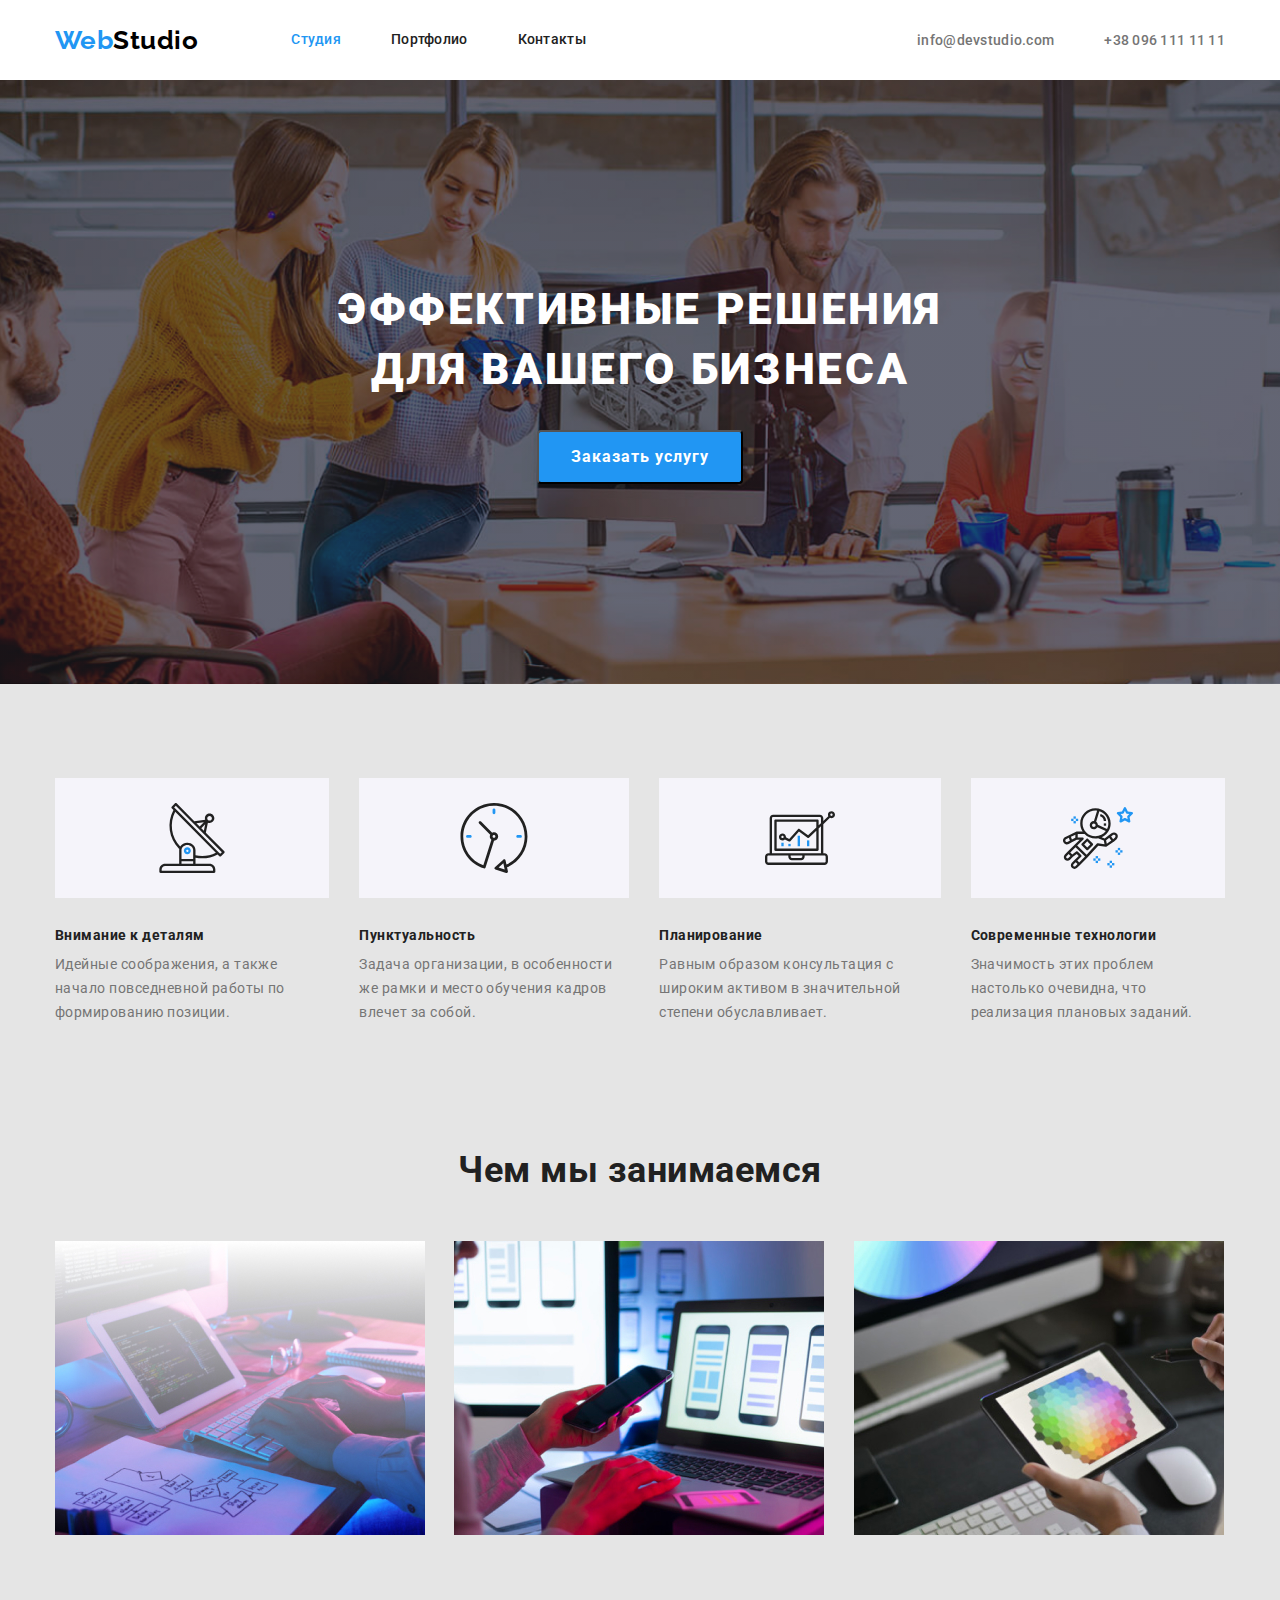
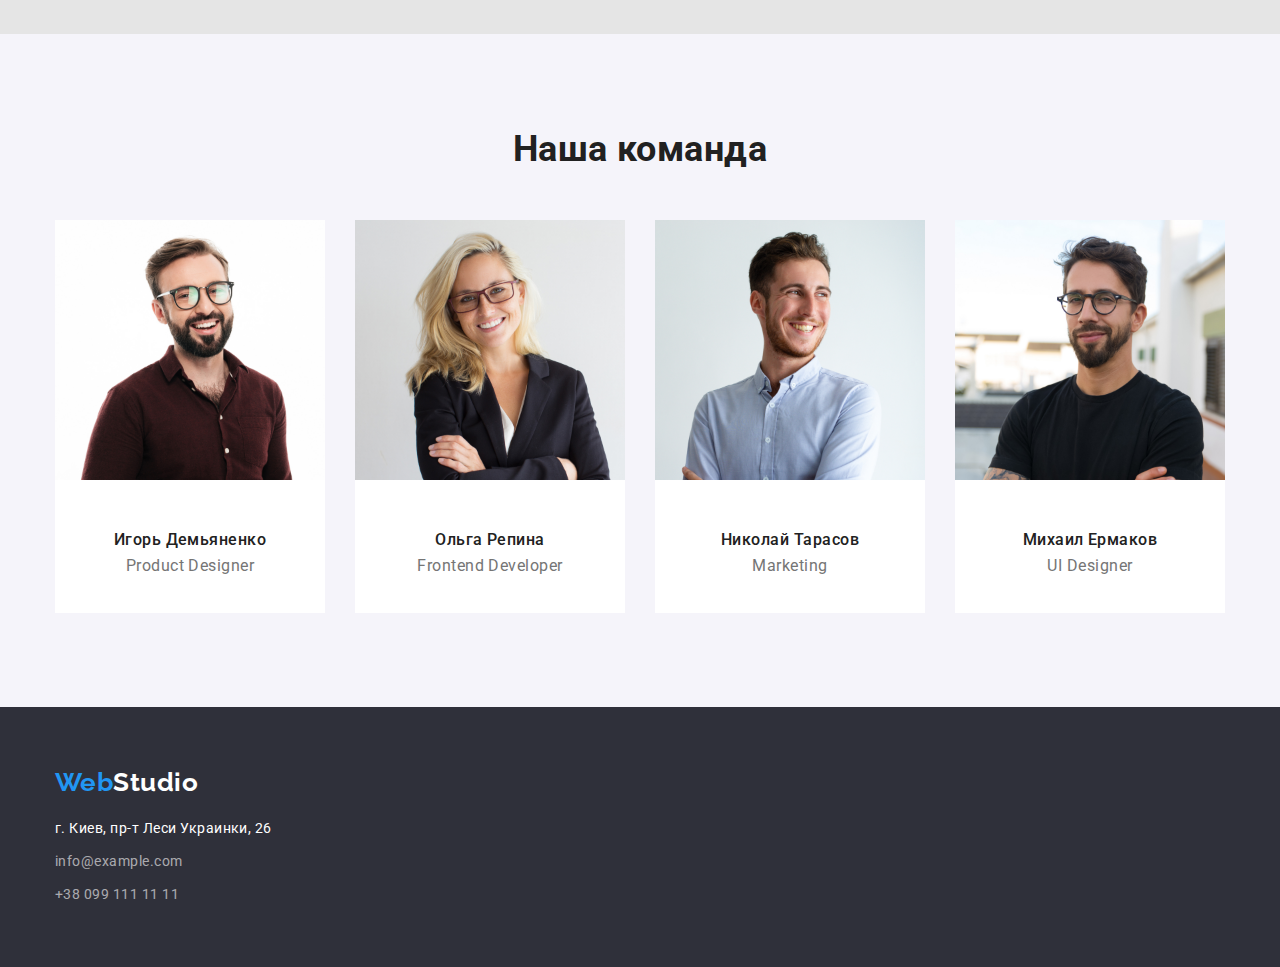
<file: index.html>
<!DOCTYPE html>
<html lang="ru">
<head>
    <meta charset="UTF-8">
    <meta name="viewport" content="width=device-width, initial-scale=1.0">
    <title>Главная</title>
    <link rel="stylesheet" href="https://cdnjs.cloudflare.com/ajax/libs/modern-normalize/1.0.0/modern-normalize.min.css" />
    <link rel="stylesheet" href="./css/styles.css">
<link
    href="https://fonts.googleapis.com/css2?family=Oleo+Script&family=Raleway:wght@700&family=Roboto:wght@400;500;700;900&display=swap"
    rel="stylesheet">

</head>
<body>
    
    <!--Header-->
    <header class="header">
        <div class="container main-nav"> 
        <nav class="main-nav">
            <a href="./index.html" class="logo"><span class="logo-web">Web</span><span class="logo-studio">Studio</span></a>
            <ul class="site-nav list">
                <li class="item"><a href="./index.html" class="link current">Студия</a></li>
                <li class="item"><a href="./portfolio.html" class="link">Портфолио</a></li>
                <li class="item"><a href="#contacts" class="link">Контакты</a></li>
            </ul>
        </nav>
        <ul class="nav-contact list">
            <li class="item icon-envelope"><a href="mailto:info@devstudio.com" class="link">info@devstudio.com</a></li>
            <li class="item icon-smartphone"><a href="tel:+380961111111" class="link">+38 096 111 11 11</a></li>
        </ul>
    </div>
    </header>
    <main>
        <!--Heroes-->
    
        <section class="heroes">
            <div class="title-txt">
        <h1 class="title">Эффективные решения для вашего бизнеса</h1>
        </div>
        <button type="button" class="button">Заказать услугу</button>
    </section>
<!--Advantage-->
    <section class="advantage">
        <div class="container">
        <h2 class="hidden-title">Наши преимущества</h2> <!--Скрытый заголовок-->
        <ul class="list advantage-list">
            <li class="advantage-item icon-antenna">
                <h3 class="list-title">Внимание к деталям</h3>
                   <p class="advantage-content">Идейные соображения, а также начало повседневной работы по формированию позиции.</p>
            </li>
            <li class="advantage-item icon-clock">
                <h3 class="list-title">Пунктуальность</h3>
                <p class="advantage-content">Задача организации, в особенности же рамки и место обучения кадров влечет за собой.</p>
            </li>
            <li class="advantage-item icon-diagram">
                <h3 class="list-title">Планирование</h3>
                <p class="advantage-content">Равным образом консультация с широким активом в значительной степени обуславливает.</p>
            
            </li>
            <li class="advantage-item icon-astronaut">
                <h3 class="list-title">Современные технологии</h3>
                <p class="advantage-content">Значимость этих проблем настолько очевидна, что реализация плановых заданий.</p>
            </li>
        </ul>
</div>
    </section>
<!--Our business-->
    <section class="our-business">
        <div class="container">
            <h2 class="section-title">Чем мы занимаемся</h2>
    <img class="img-business" src="./images/advantage1.jpg" alt="Верстка сайтов" width="370">
    <img class="img-business" src="./images/advantage2.jpg" alt="Создание мобильных приложений" width="370">
    <img class="img-business" src="./images/advantage3.jpg" alt="Дизайн работы" width="370">
    </div>
</section>
<!--Team-->
    <section class="team">
        <div class="container">
    <h2 class="section-title">Наша команда</h2>
<ul class="team-list">
    <li class="item">
        <img src="./images/team1.jpg" alt="Игорь Демьяненко" width="270">
            <h3 class="title">Игорь Демьяненко</h3>
                <p class="spec">Product Designer</p>
    </li>
    <li class="item">
        <img src="./images/team2.jpg" alt="Ольга Репина" width="270">
            <h3 class="title">Ольга Репина</h3>
                <p class="spec">Frontend Developer</p>
    </li>
    <li class="item">
        <img src="./images/team3.jpg" alt="Николай Тарасов" width="270">
            <h3 class="title">Николай Тарасов</h3>
                <p class="spec">Marketing</p>
    </li>
    <li class="item">
        <img src="./images/team4.jpg" alt="Михаил Ермаков" width="270">
            <h3 class="title">Михаил Ермаков</h3>
                <p class="spec">UI Designer</p>
    </li>
</ul>
</div>
</section>
</main>
<!--Footer-->
<footer class="footer">
    <div class="container">
    <a href="./index.html" class="logo"><span class="logo-web">Web</span><span class="logo-studio">Studio</span></a>
    <address>
    <ul class="list" id="contacts">
    <li><span class="address">г. Киев, пр-т Леси Украинки, 26</span></li>
    <li><a href="mailto:info@example.com" class="special-link">info@example.com</a></li>
    <li><a href="tel:+380991111111" class="special-link">+38 099 111 11 11</a></li>
</ul>
</address>
</div>
</footer>

</body>
</html>
</file>
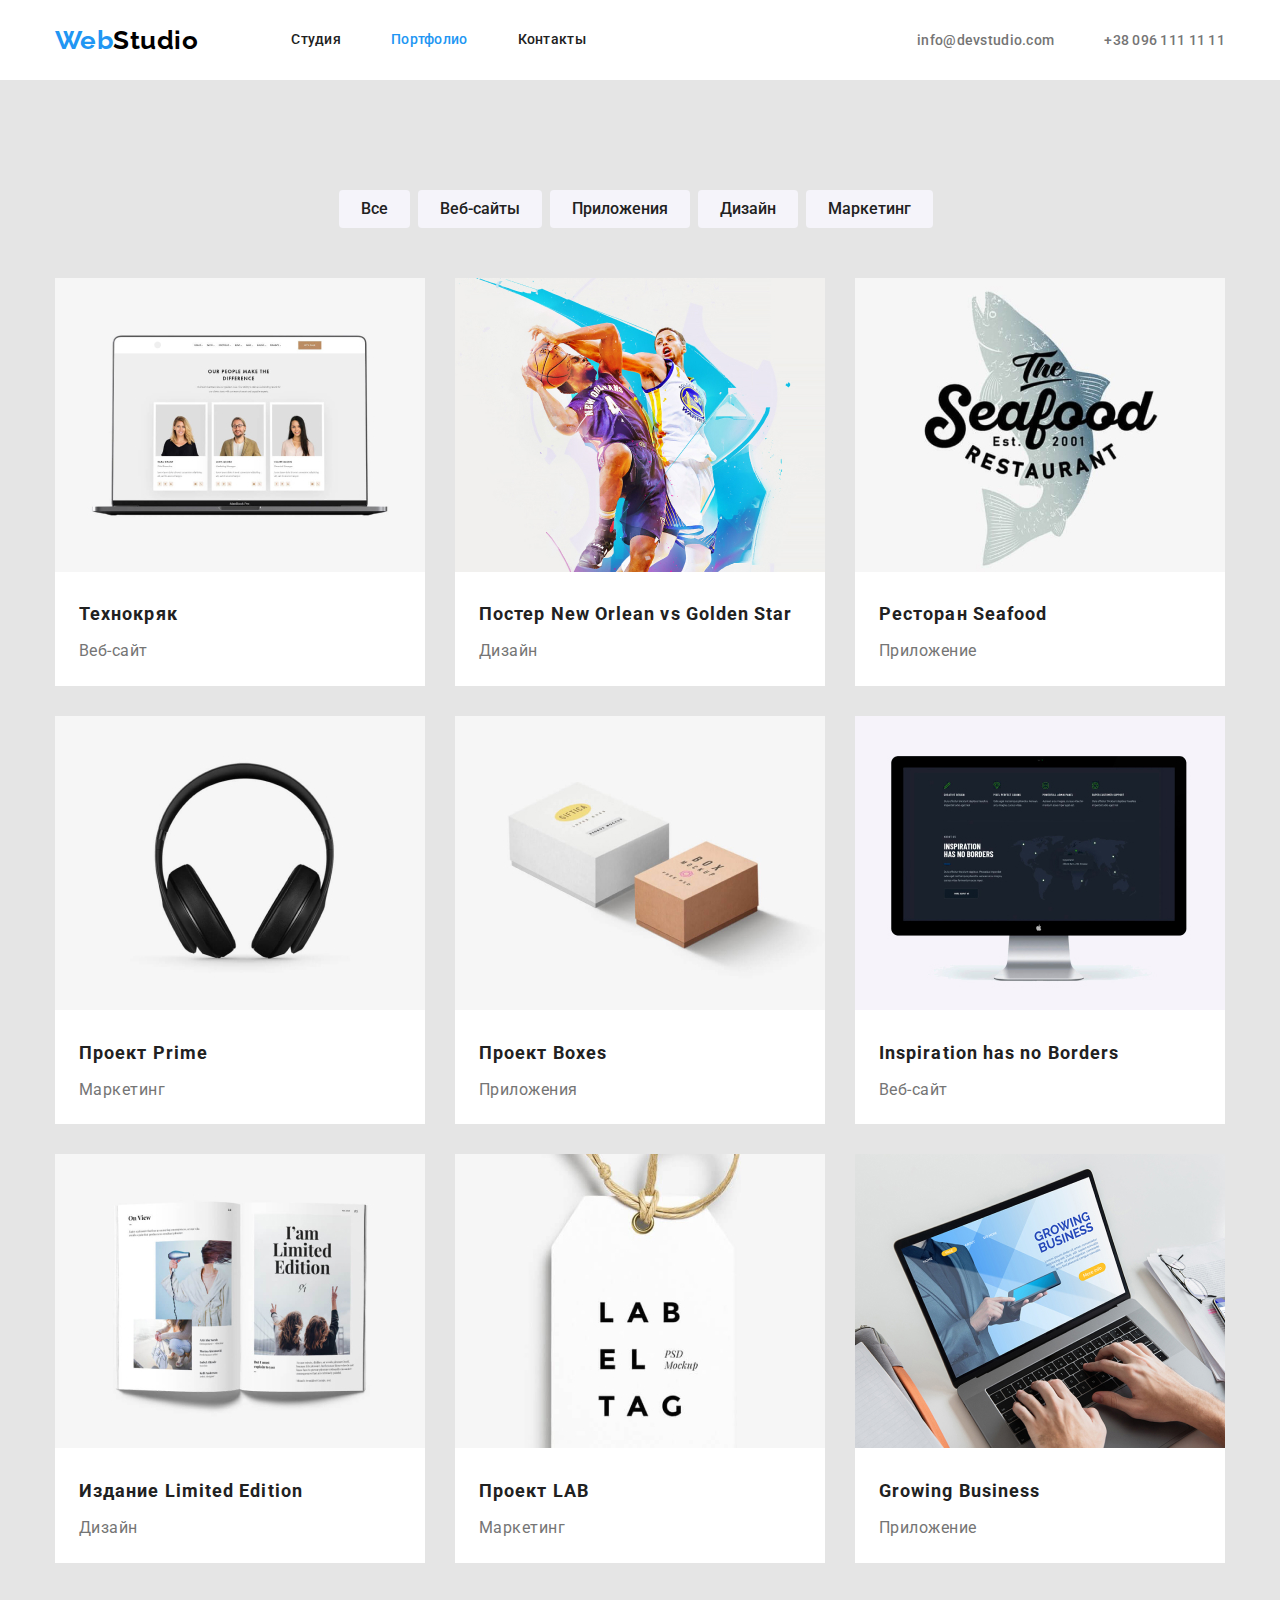
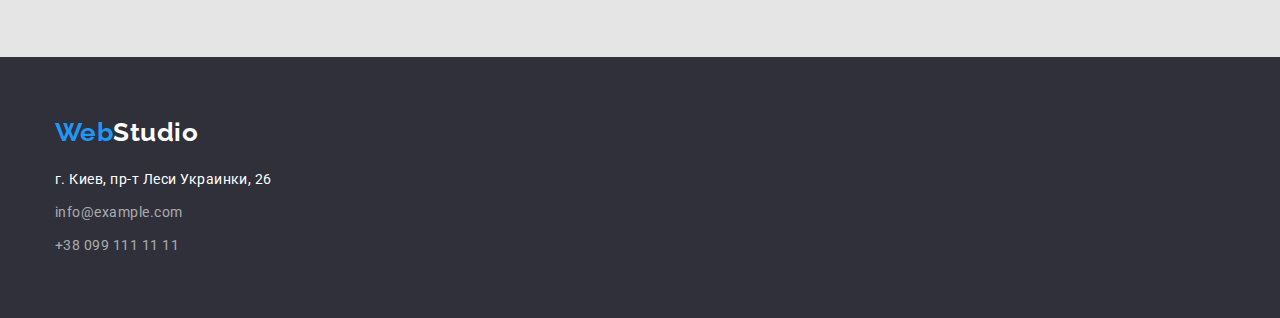
<file: portfolio.html>
<!DOCTYPE html>
<html lang="ru">

<head>
    <meta charset="UTF-8">
    <meta name="viewport" content="width=device-width, initial-scale=1.0">
    <title>Портфолио</title>
    <link rel="stylesheet" href="https://cdnjs.cloudflare.com/ajax/libs/modern-normalize/1.0.0/modern-normalize.min.css" />
    <link rel="stylesheet" href="./css/styles.css">
    <link
        href="https://fonts.googleapis.com/css2?family=Oleo+Script&family=Raleway:wght@700&family=Roboto:wght@400;500;700;900&display=swap"
        rel="stylesheet">
</head>

<body>
    <!--Header-->
    <header class="header">
        <div class="container main-nav">
        <nav class="main-nav">
            <a href="./index.html" class="logo"><span class="logo-web">Web</span><span
                    class="logo-studio">Studio</span></a>
            <ul class="site-nav list">
                <li class="item"><a href="./index.html" class="link">Студия</a></li>
                <li class="item"><a href="./portfolio.html" class="link current">Портфолио</a></li>
                <li class="item"><a href="#contacts" class="link">Контакты</a></li>
            </ul>
        </nav>
        <ul class="nav-contact list">
            <li class="item"><a href="mailto:info@devstudio.com" class="link">info@devstudio.com</a></li>
            <li class="item"><a href="tel:+380961111111" class="link">+38 096 111 11 11</a></li>
        </ul>
        </div>
    </header>
    <main>
<!--Portfolio filter-->
<section class="portfolio">
    <div class="container">
    <h1 class="hidden-title">Наше портфолио</h1> <!-- Скрытый заголовок первого уровня -->
<ul class="button-list">
    <li class="item"><button type="button" class="button-portfolio">Все</button></li>
    <li class="item"><button type="button" class="button-portfolio">Веб-сайты</button></li>
    <li class="item"><button type="button" class="button-portfolio">Приложения</button></li>
    <li class="item"><button type="button" class="button-portfolio">Дизайн</button></li>
    <li class="item"><button type="button" class="button-portfolio">Маркетинг</button></li>
</ul>

<!--Portfolio main content-->
<ul class="portfolio-list">
    <li class="portfolio-item">
        <a href="" class="image-link">
        <img src="./images/portfolio-1.jpg" alt="Веб-сайт Технокряк" width="370">
        <div class="txt-content">
            <h2 class="portfolio-title">Технокряк</h2>
        <p class="portfolio-type">Веб-сайт</p>
        </div>
        </a>
    </li>
    <li class="portfolio-item">
        <a href="" class="image-link">
        <img src="./images/portfolio-2.jpg" alt="Постер New Orlean vs Golden Star" width="370">
        <div class="txt-content">
        <h2 class="portfolio-title">Постер New Orlean vs Golden Star</h2>
        <p class="portfolio-type">Дизайн</p>
        </div>
    </a>
</li>
    <li class="portfolio-item"><a href="" class="image-link">
        <img src="./images/portfolio-3.jpg" alt="Ресторан Seafood" width="370">
        <div class="txt-content">
        <h2 class="portfolio-title">Ресторан Seafood</h2>
        <p class="portfolio-type">Приложение</p>
        </div>
    </a></li>
    <li class="portfolio-item"><a href="" class="image-link">
        <img src="./images/portfolio-4.jpg" alt="Проект Prime" width="370">
        <div class="txt-content">
        <h2 class="portfolio-title">Проект Prime</h2>
        <p class="portfolio-type">Маркетинг</p>
        </div>
    </a></li>
    <li class="portfolio-item"><a href="" class="image-link">
        <img src="./images/portfolio-5.jpg" alt="Проект Boxes" width="370">
        <div class="txt-content">
        <h2 class="portfolio-title">Проект Boxes</h2>
        <p class="portfolio-type">Приложения</p>
        </div>
    </a></li>
    <li class="portfolio-item"><a href="" class="image-link">
        <img src="./images/portfolio-6.jpg" alt="Веб-сайт Inspiration has no Borders" width="370">
        <div class="txt-content">
        <h2 class="portfolio-title">Inspiration has no Borders</h2>
        <p class="portfolio-type">Веб-сайт</p>
        </div>
    </a></li>
    <li class="portfolio-item"><a href="" class="image-link">
        <img src="./images/portfolio-7.jpg" alt="Издание Limited Edition" width="370">
        <div class="txt-content">
        <h2 class="portfolio-title">Издание Limited Edition</h2>
        <p class="portfolio-type">Дизайн</p>
        </div>
    </a></li>
    <li class="portfolio-item"><a href="" class="image-link">
        <img src="./images/portfolio-8.jpg" alt="Проект LAB" width="370">
        <div class="txt-content">
        <h2 class="portfolio-title">Проект LAB</h2>
        <p class="portfolio-type">Маркетинг</p>
        </div>
    </a></li>
    <li class="portfolio-item"><a href="" class="image-link">
        <img src="./images/portfolio-9.jpg" alt="Приложение Growing Business" width="370">
        <div class="txt-content">
        <h2 class="portfolio-title">Growing Business</h2>
        <p class="portfolio-type">Приложение</p>
        </div>
    </a></li>
</ul>
</div>
</section>
    </main>
    
<!--Footer-->
<footer class="footer">
    <div class="container">
    <a href="./index.html" class="logo"><span class="logo-web">Web</span><span class="logo-studio">Studio</span></a>
    <address>
        <ul class="list" id="contacts">
            <li><span class="address">г. Киев, пр-т Леси Украинки, 26</span></li>
            <li><a href="mailto:info@example.com" class="special-link">info@example.com</a></li>
            <li><a href="tel:+380991111111" class="special-link">+38 099 111 11 11</a></li>
        </ul>
    </address>
    </div>
</footer>
</body>

</html>
</file>
<file: css/styles.css>
/* Палитра основных цветов */
/* цвета логотипа #2196F3; #000000 */
/* цвет меню навигации, h3 #212121, акцент, ховер #2196F3 */
/* h1, а также цвет текста в некоторых элементов #ffffff  */
/* цвет фона в хиро, цвет фона в футере #2F303A */
/* контакты в шапке, контент в секции преимущества #757575 */
/* team background, button background #F5F4FA */
/* элементы контактов в футере rgba(255, 255, 255, 0.6); */
/* фон в секции наши преимущества и чем мы занимаемся #E5E5E5 */

/* ширина контейнера контнета 1170+ 15*2 паддинги 
высота хэдера 79  */

:root {
  --title-color: #212121;
  --accent-color: #2196f3;
  --bg-main-color: #e5e5e5;
  --main-text-color: #757575;
  --bg-header-team: #2f303a;
  --secondary-text-color: #ffffff;
}

html {
  box-sizing: border-box;
}

*,
*::before,
*::after {
  box-sizing: inherit;
}

body {
  background-color: var(--bg-main-color);
  color: var(--main-text-color);

  font-family: Roboto, sans-serif;
  letter-spacing: 0.03em;
  margin: 0;
  padding: 0;
  border: 0;
}

.list {
  list-style: none;
  padding: 0;
  margin: 0;
}

/* Header */
.header {
  background-color: var(--secondary-text-color);
}

.container {
  width: 1200px;
  padding-left: 15px;
  padding-right: 15px;
  margin: 0 auto;
}

.site-nav {
  display: flex;
}
/* выравнивание шапки */
.main-nav {
  display: flex;
  align-items: center;
  justify-content: space-between;
}

/* .site-nav .item {
  margin-right: 50px;
}

.site-nav .item:last-child {
  margin-right: 0; 
}*/

.site-nav .item:not(:last-child) {
  margin-right: 50px;
}

.site-nav .link {
  display: block;
  padding-top: 32px;
  padding-bottom: 32px;

  color: var(--title-color);
  font-weight: 500;
  font-size: 14px;
  line-height: 1.14;
  letter-spacing: 0.02em;
  text-decoration: none;
}

.site-nav .link:hover,
.site-nav .link:focus {
  color: var(--accent-color);
}

.site-nav .link.current {
  color: var(--accent-color);
}

.nav-contact {
  display: flex;
}

.nav-contact .item + .item {
  margin-left: 50px;
}

.nav-contact .link {
  color: var(--main-text-color);

  font-weight: 500;
  font-size: 14px;
  line-height: 1.14;
  letter-spacing: 0.02em;
  text-decoration: none;
}

.nav-contact .link:hover,
.nav-contact .link:focus {
  color: var(--accent-color);
}

.header .logo {
  font-family: Raleway, Oleo Script, sans-serif;
  font-weight: bold;
  font-size: 26px;
  line-height: 1.19;
  text-decoration: none;
  margin-right: 93px;
}

.logo-web {
  color: var(--accent-color);
}
.logo-studio {
  color: #000000;
}

/* Пробные неверные варианты иконок


.icon-envelope::before {
  display: flex
  content: "";
  height: 12px;
  margin-left: 10px;
  background-repeat: no-repeat;

  background-image: url(..//images/icon/envelope.svg);
}

.icon-smartphone::before {
  display: block;
  content: "";
  background-image: url(../images/icon/smartphone.svg);
} */

/* стили для index.html */
/* heroes */
.heroes {
  text-align: center;
  padding-bottom: 200px;
  padding-top: 200px;
  background-color: var(--bg-header-team);
  max-width: 1600px;
  min-height: 600px;
  margin-left: auto;
  margin-right: auto;
  background-image: linear-gradient(
      to right,
      rgba(47, 48, 58, 0.4),
      rgba(47, 48, 58, 0.4)
    ),
    url(../images/hero-img.jpg);
  background-size: cover;
  background-repeat: no-repeat;
  background-position: center;
}

.title-txt {
  width: 696px;
  margin: auto;
}

.heroes .title {
  color: var(--secondary-text-color);
  padding: 0;
  margin-top: 0;
  margin-bottom: 30px;

  font-style: normal;
  font-weight: 900;
  font-size: 44px;
  line-height: 1.36;
  letter-spacing: 0.06em;
  text-transform: uppercase;
}

.heroes .button {
  background-color: var(--accent-color);
  color: var(--secondary-text-color);

  font-family: inherit;
  font-weight: bold;
  font-size: 16px;
  line-height: 1.87;
  letter-spacing: 0.06em;
  text-align: center;

  display: inline-block;
  min-width: 200px;
  left: 700px;
  top: 430px;
  box-shadow: 0px 4px 4px rgba(0, 0, 0, 0.15);
  border-radius: 4px;
  padding: 10px 32px;
}

.heroes .button:hover,
.heroes .button:focus {
  background-color: var(--secondary-text-color);
  color: var(--accent-color);
}

/* Секции */

.hidden-title {
  color: var(--bg-main-color);

  margin-top: 0;
  margin-bottom: 0;
  font-size: 0px;
}

.advantage {
  padding-top: 94px;
  padding-bottom: 94px;
}

.advantage-list {
  display: flex;
}

.advantage-list .advantage-item + .advantage-item {
  margin-left: 30px;
}

.advantage-item::before {
  display: block;
  content: "";
  height: 120px;
  margin-bottom: 30px;
  background-color: rgba(245, 244, 250, 1);
  background-repeat: no-repeat;
  background-position: center;
}

.icon-antenna::before {
  background-image: url(../images/icon/antenna.svg);
}

.icon-clock::before {
  background-image: url(../images/icon/clock.svg);
}

.icon-diagram::before {
  background-image: url(..//images/icon/diagram.svg);
}

.icon-astronaut::before {
  background-image: url(..//images/icon/astronaut.svg);
}

.list-title {
  margin-top: 0;
  margin-bottom: 10px;

  color: var(--title-color);
  font-weight: bold;
  font-size: 14px;
  line-height: 1.14;
}

.advantage-content {
  margin-top: 0;
  margin-bottom: 30px;

  font-size: 14px;
  line-height: 1.71;
}

/* OUR business section */

.our-business {
  padding-top: 0px;
  padding-bottom: 94px;
}

.section-title {
  margin-top: 0;
  margin-bottom: 50px;

  color: var(--title-color);
  font-weight: bold;
  font-size: 36px;
  line-height: 1.17;
  text-align: center;
}

.img-business:not(:last-child) {
  margin-right: 25px;
}

.team {
  background-color: #f5f4fa;
  padding-top: 94px;
  padding-bottom: 94px;
}

.team-list {
  display: flex;
  flex-wrap: wrap;
  list-style: none;
  padding: 0;
  margin: 0;
}

.team-list .item {
  width: 270px;
  background-color: var(--secondary-text-color);
  margin-right: 30px;
}

.team-list .item:last-child {
  margin-right: 0;
}

.team .title {
  color: var(--title-color);

  padding-top: 30px;
  margin-bottom: 10;
  font-style: normal;
  font-weight: 500;
  font-size: 16px;
  line-height: 1.19;
  text-align: center;
}

.team .spec {
  padding-bottom: 30px;
  font-style: normal;
  font-weight: normal;
  font-size: 16px;
  line-height: 1.19px;
  text-align: center;
}

/* Footer */
.footer {
  background-color: var(--bg-header-team);
  padding-top: 60px;
  padding-bottom: 60px;
}

.footer .logo {
  display: inline-block;
  margin-bottom: 20px;

  font-family: Raleway;
  font-weight: bold;
  font-size: 26px;
  line-height: 1.19;
  text-decoration: none;
}

.footer .logo-web {
  color: var(--accent-color);
}

.footer .logo-studio {
  color: var(--secondary-text-color);
}

.address {
  color: var(--secondary-text-color);

  font-style: normal;
  font-size: 14px;
  line-height: 1.71;
  margin-top: 20px;
}

.special-link {
  display: inline-block;
  margin-top: 9px;
  color: rgba(255, 255, 255, 0.6);

  font-style: normal;
  font-weight: normal;
  font-size: 14px;
  line-height: 1.71;
  text-decoration: none;
}

.special-link:hover,
.special-link:focus {
  color: var(--accent-color);
}

/* стили для portfolio.html */

.portfolio {
  padding-top: 94px;
  padding-bottom: 94px;
}

.button-list {
  display: flex;
  flex-wrap: wrap;
  list-style: none;
  padding: 0;
  margin-bottom: 50px;
  justify-content: center;
}

.button-portfolio {
  background-color: #f5f4fa;
  color: var(--title-color);
  font-style: normal;
  font-weight: 500;
  font-size: 16px;
  line-height: 1.62;

  border: 0px;
  border-radius: 4px;
  padding: 6px 22px;
  margin-right: 8px;
}

.button-portfolio:hover,
.button-portfolio:focus {
  background-color: var(--accent-color);
  color: var(--secondary-text-color);
}
/* Portfolio */

.portfolio-list {
  display: flex;
  flex-wrap: wrap;
  list-style: none;
  padding: 0;
  margin: 0;
}

.portfolio-item {
  width: 370px;
  margin-right: 30px;
  margin-bottom: 30px;
  background-color: var(--secondary-text-color);
}

.portfolio-item:nth-child(3n) {
  margin-right: 0;
}

.portfolio-item:nth-last-child(-n + 3) {
  margin-bottom: 0px;
}

.portfolio-title {
  color: var(--title-color);

  font-style: normal;
  font-weight: bold;
  font-size: 18px;
  line-height: 2;
  letter-spacing: 0.06em;
  margin: 0 auto;
  margin-bottom: 4px;
}

.image-link {
  text-decoration: none;
}

.portfolio-type {
  color: var(--main-text-color);
  font-size: 16px;
  line-height: 1.87;
  margin: 0 auto;
}

.txt-content {
  margin: 20px 24px;
}
</file>
